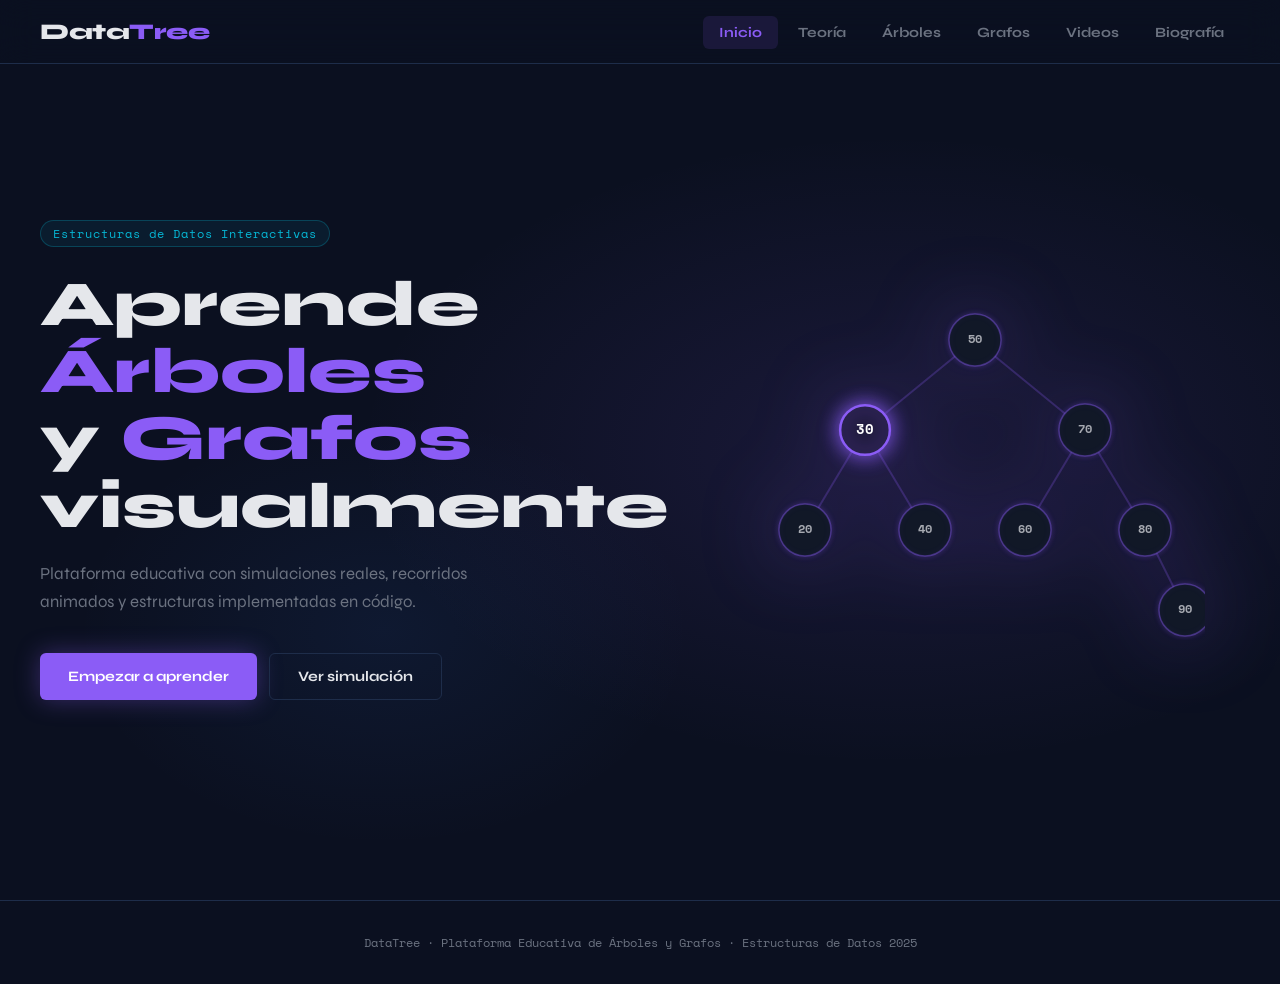
<file: index.html>
<!DOCTYPE html>
<html lang="es">
<head>
  <meta charset="UTF-8" />
  <meta name="viewport" content="width=device-width, initial-scale=1.0" />
  <title>DataTree – Plataforma Educativa</title>
  <link rel="stylesheet" href="style.css" />
  <link rel="preconnect" href="https://fonts.googleapis.com" />
  <link href="https://fonts.googleapis.com/css2?family=Space+Mono:wght@400;700&family=Syne:wght@400;700;800&display=swap" rel="stylesheet" />
</head>
<body>

  <!-- NAV -->
  <nav id="navbar">
    <div class="logo">Data<span>Tree</span></div>
    <ul class="nav-links">
      <li><a href="#inicio" class="nav-btn active" data-section="inicio">Inicio</a></li>
      <li><a href="#teoria" class="nav-btn" data-section="teoria">Teoría</a></li>
      <li><a href="#arboles" class="nav-btn" data-section="arboles">Árboles</a></li>
      <li><a href="#grafos" class="nav-btn" data-section="grafos">Grafos</a></li>
      <li><a href="#videos" class="nav-btn" data-section="videos">Videos</a></li>
      <li><a href="#biografia" class="nav-btn" data-section="biografia">Biografía</a></li>
    </ul>
    <div class="hamburger" id="hamburger">☰</div>
  </nav>

  <!-- HERO -->
  <section id="inicio" class="section active">
    <div class="hero-bg"></div>
    <div class="hero-content">
      <div class="badge">Estructuras de Datos Interactivas</div>
      <h1>Aprende <em>Árboles</em><br>y <em>Grafos</em><br>visualmente</h1>
      <p class="hero-sub">Plataforma educativa con simulaciones reales, recorridos animados y estructuras implementadas en código.</p>
      <div class="hero-btns">
        <button class="btn-primary" onclick="goTo('teoria')">Empezar a aprender</button>
        <button class="btn-ghost" onclick="goTo('arboles')">Ver simulación</button>
      </div>
    </div>
    <div class="hero-visual">
      <canvas id="heroCanvas" width="460" height="360"></canvas>
    </div>
  </section>

  <!-- TEORÍA -->
  <section id="teoria" class="section">
    <div class="section-header">
      <span class="tag">Módulo 01</span>
      <h2>Fundamentos Teóricos</h2>
    </div>

    <div class="tabs">
      <button class="tab active" data-tab="tab-arboles-t">Árboles</button>
      <button class="tab" data-tab="tab-grafos-t">Grafos</button>
      <button class="tab" data-tab="tab-operaciones-t">Operaciones</button>
      <button class="tab" data-tab="tab-recorridos-t">Recorridos</button>
    </div>

    <div id="tab-arboles-t" class="tab-content active">
      <div class="theory-grid">
        <div class="theory-card">
          <div class="theory-icon">🌳</div>
          <h3>¿Qué es un Árbol?</h3>
          <p>Un árbol es una estructura de datos jerárquica compuesta por nodos. Cada árbol tiene un nodo raíz del que se derivan hijos, formando una relación padre-hijo sin ciclos.</p>
          <p><a href="https://es.wikipedia.org/wiki/%C3%81rbol_(inform%C3%A1tica)" target="_blank" rel="noopener">Leer más sobre Árboles</a></p>
          <div class="highlight-box">
            <b>Propiedades clave:</b><br>
            • Un solo nodo raíz<br>
            • Cada nodo tiene un padre (excepto la raíz)<br>
            • Sin ciclos (acíclico)
          </div>
        </div>
        <div class="theory-card">
          <div class="theory-icon">🔍</div>
          <h3>Árbol Binario de Búsqueda (BST)</h3>
          <p>En un BST, para cualquier nodo N: todos los valores del subárbol izquierdo son menores que N, y todos los del derecho son mayores.</p>
          <p><a href="https://es.wikipedia.org/wiki/%C3%81rbol_binario_de_B%C3%BAsqueda" target="_blank" rel="noopener">Leer más sobre Árbol Binario de Búsqueda</a></p>
          <div class="highlight-box">
            <b>Complejidad promedio:</b><br>
            • Búsqueda: O(log n)<br>
            • Inserción: O(log n)<br>
            • Eliminación: O(log n)
          </div>
        </div>
        <div class="theory-card">
          <div class="theory-icon">📐</div>
          <h3>Terminología</h3>
          <p>Conoce los conceptos fundamentales que usarás en toda la plataforma.</p>
          <div class="highlight-box">
            <b>Glosario:</b><br>
            • <b>Raíz:</b> Nodo sin padre<br>
            • <b>Hoja:</b> Nodo sin hijos<br>
            • <b>Altura:</b> Máxima profundidad<br>
            • <b>Profundidad:</b> Distancia a la raíz<br>
            • <b>Subárbol:</b> Árbol dentro del árbol
          </div>
        </div>
      </div>
    </div>

    <div id="tab-grafos-t" class="tab-content">
      <div class="theory-grid">
        <div class="theory-card">
          <div class="theory-icon">🕸️</div>
          <h3>¿Qué es un Grafo?</h3>
          <p>Un grafo G = (V, E) consiste en un conjunto de vértices (V) y un conjunto de aristas (E) que conectan pares de vértices. Modela relaciones entre objetos.</p>
          <p><a href="https://es.wikipedia.org/wiki/Teor%C3%ADa_de_grafos" target="_blank" rel="noopener">Leer más sobre Teoría de Grafos</a></p>
          <div class="highlight-box">
            <b>Tipos:</b><br>
            • Dirigido (dígrafo): aristas con dirección<br>
            • No dirigido: aristas sin dirección<br>
            • Ponderado: aristas con peso
          </div>
        </div>
        <div class="theory-card">
          <div class="theory-icon">🔗</div>
          <h3>Representaciones</h3>
          <p>Los grafos pueden representarse de distintas formas según las necesidades del problema.</p>
          <div class="highlight-box">
            <b>Formas comunes:</b><br>
            • <b>Lista de adyacencia:</b> O(V+E) espacio<br>
            • <b>Matriz de adyacencia:</b> O(V²) espacio<br>
            • <b>Lista de aristas:</b> O(E) espacio
          </div>
        </div>
        <div class="theory-card">
          <div class="theory-icon">🌐</div>
          <h3>Aplicaciones reales</h3>
          <p>Los grafos modelan problemas del mundo real en múltiples dominios.</p>
          <div class="highlight-box">
            <b>Usos:</b><br>
            • Redes sociales (amigos)<br>
            • GPS y rutas (caminos)<br>
            • Internet (páginas web)<br>
            • Dependencias de software
          </div>
        </div>
      </div>
    </div>

    <div id="tab-operaciones-t" class="tab-content">
      <div class="theory-grid">
        <div class="theory-card">
          <div class="theory-icon">➕</div>
          <h3>Inserción</h3>
          <p>En un BST, el nuevo nodo se compara con la raíz y desciende por el árbol siguiendo la propiedad BST hasta encontrar una posición vacía.</p>
          <div class="code-block">
insert(valor):
  si raíz es null → raíz = Nodo(valor)
  si valor &lt; nodo → ir izquierda
  si valor &gt; nodo → ir derecha
  repetir recursivamente</div>
        </div>
        <div class="theory-card">
          <div class="theory-icon">🔎</div>
          <h3>Búsqueda</h3>
          <p>Aprovecha la propiedad BST para descartar mitades del árbol en cada paso, logrando eficiencia O(log n) en árboles balanceados.</p>
          <div class="code-block">
search(valor):
  si nodo es null → false
  si valor == nodo → true
  si valor &lt; nodo → buscar izquierda
  si valor &gt; nodo → buscar derecha</div>
        </div>
        <div class="theory-card">
          <div class="theory-icon">❌</div>
          <h3>Eliminación</h3>
          <p>Tres casos según el nodo a eliminar: sin hijos (hoja), un hijo, o dos hijos (se reemplaza con el sucesor inorden).</p>
          <div class="code-block">
Caso 1: hoja → eliminar directamente
Caso 2: un hijo → enlazar padre con nieto
Caso 3: dos hijos →
  sucesor = mínimo(subárbol derecho)
  reemplazar valor, eliminar sucesor</div>
        </div>
      </div>
    </div>

    <div id="tab-recorridos-t" class="tab-content">
      <div class="theory-grid">
        <div class="theory-card">
          <div class="theory-icon">1️⃣</div>
          <h3>Preorden (NLR)</h3>
          <p>Visita primero la Raíz, luego el subárbol izquierdo, luego el derecho. Útil para copiar o serializar el árbol.</p>
          <p><a href="https://aprenderaprogramar.com/foros/index.php?topic=1367.0" target="_blank" rel="noopener">Ver más sobre recorridos de árboles</a></p>
          <div class="code-block">preorden(nodo):
  visitar(nodo)       // N
  preorden(izquierda) // L
  preorden(derecha)   // R</div>
        </div>
        <div class="theory-card">
          <div class="theory-icon">2️⃣</div>
          <h3>Inorden (LNR)</h3>
          <p>Visita primero izquierda, luego raíz, luego derecha. En un BST produce los valores <b>ordenados ascendentemente</b>.</p>
          <div class="code-block">inorden(nodo):
  inorden(izquierda)  // L
  visitar(nodo)       // N
  inorden(derecha)    // R</div>
        </div>
        <div class="theory-card">
          <div class="theory-icon">3️⃣</div>
          <h3>Postorden (LRN)</h3>
          <p>Visita izquierda, derecha y finalmente la raíz. Útil para eliminar el árbol o evaluar expresiones.</p>
          <div class="code-block">postorden(nodo):
  postorden(izquierda) // L
  postorden(derecha)   // R
  visitar(nodo)        // N</div>
        </div>
        <div class="theory-card">
          <div class="theory-icon">4️⃣</div>
          <h3>Por Niveles (BFS)</h3>
          <p>Recorre el árbol nivel por nivel usando una cola. Garantiza visitar todos los nodos de profundidad N antes de pasar a N+1.</p>
          <div class="code-block">niveles(raíz):
  cola = [raíz]
  mientras cola no vacía:
    nodo = cola.dequeue()
    visitar(nodo)
    encolar hijos</div>
        </div>
      </div>
    </div>
  </section>

  <!-- ÁRBOLES -->
  <section id="arboles" class="section">
    <div class="section-header">
      <span class="tag">Módulo 02</span>
      <h2>Simulación: Árbol Binario de Búsqueda</h2>
    </div>

    <div class="sim-layout">
      <div class="control-panel">
        <h3>Controles</h3>

        <div class="control-group">
          <label>Insertar nodo</label>
          <div class="input-row">
            <input type="number" id="treeInput" placeholder="Valor" min="0" max="999" />
            <button class="btn-action" id="btnInsert">Insertar</button>
          </div>
        </div>

        <div class="control-group">
          <label>Buscar nodo</label>
          <div class="input-row">
            <input type="number" id="treeSearch" placeholder="Valor" />
            <button class="btn-action btn-search" id="btnSearch">Buscar</button>
          </div>
        </div>

        <div class="control-group">
          <label>Eliminar nodo</label>
          <div class="input-row">
            <input type="number" id="treeDelete" placeholder="Valor" />
            <button class="btn-action btn-delete" id="btnDelete">Eliminar</button>
          </div>
        </div>

        <div class="control-group">
          <label>Recorridos</label>
          <div class="traversal-btns">
            <button class="btn-trav" data-trav="preorden">Preorden</button>
            <button class="btn-trav" data-trav="inorden">Inorden</button>
            <button class="btn-trav" data-trav="postorden">Postorden</button>
            <button class="btn-trav" data-trav="niveles">Por niveles</button>
          </div>
        </div>

        <div class="control-group">
          <label>Árbol de ejemplo</label>
          <button class="btn-ghost full" id="btnSample">Cargar ejemplo</button>
          <button class="btn-ghost full" id="btnClear" style="margin-top:8px">Limpiar árbol</button>
        </div>

        <div id="treeLog" class="log-box">
          <p class="log-placeholder">Las operaciones aparecerán aquí…</p>
        </div>
      </div>

      <div class="canvas-wrap">
        <canvas id="treeCanvas"></canvas>
        <div id="treeInfo" class="tree-info"></div>
      </div>
    </div>
  </section>

  <!-- GRAFOS -->
  <section id="grafos" class="section">
    <div class="section-header">
      <span class="tag">Módulo 03</span>
      <h2>Simulación: Grafos y Recorridos</h2>
    </div>

    <div class="sim-layout">
      <div class="control-panel">
        <h3>Controles</h3>

        <div class="control-group">
          <label>Agregar nodo</label>
          <div class="input-row">
            <input type="text" id="graphNodeInput" placeholder="Nombre (A, B…)" maxlength="3" />
            <button class="btn-action" id="btnAddNode">Agregar</button>
          </div>
        </div>

        <div class="control-group">
          <label>Agregar arista</label>
          <div class="input-row">
            <input type="text" id="graphEdgeFrom" placeholder="Desde" maxlength="3" style="width:70px" />
            <span style="color:var(--accent)">→</span>
            <input type="text" id="graphEdgeTo" placeholder="Hasta" maxlength="3" style="width:70px" />
            <button class="btn-action" id="btnAddEdge">+</button>
          </div>
        </div>

        <div class="control-group">
          <label>Eliminar nodo</label>
          <div class="input-row">
            <input type="text" id="graphDelNode" placeholder="Nombre" maxlength="3" />
            <button class="btn-action btn-delete" id="btnDelNode">Eliminar</button>
          </div>
        </div>

        <div class="control-group">
          <label>Recorridos desde nodo</label>
          <div class="input-row">
            <input type="text" id="graphStart" placeholder="Inicio" maxlength="3" style="width:80px" />
          </div>
          <div class="traversal-btns" style="margin-top:8px">
            <button class="btn-trav" id="btnBFS">BFS</button>
            <button class="btn-trav" id="btnDFS">DFS</button>
          </div>
        </div>

        <div class="control-group">
          <label>Ejemplos</label>
          <button class="btn-ghost full" id="btnGraphSample">Cargar ejemplo</button>
          <button class="btn-ghost full" id="btnGraphClear" style="margin-top:8px">Limpiar grafo</button>
        </div>

        <div class="control-group" style="font-size:0.75rem;color:var(--muted)">
          💡 Puedes arrastrar los nodos en el canvas
        </div>

        <div id="graphLog" class="log-box">
          <p class="log-placeholder">Las operaciones aparecerán aquí…</p>
        </div>
      </div>

      <div class="canvas-wrap">
        <canvas id="graphCanvas"></canvas>
        <div id="graphInfo" class="tree-info"></div>
      </div>
    </div>
  </section>

  <!-- VIDEOS -->
  <section id="videos" class="section">
    <div class="section-header">
      <span class="tag">Módulo 04</span>
      <h2>Videos Explicativos</h2>
    </div>
    <p class="videos-intro">Refuerza lo aprendido con estos videos que explican visualmente los conceptos de árboles, grafos y sus recorridos.</p>

    <div class="videos-grid">

      <!-- ── MIS VIDEOS (destacados primero) ── -->
      <div class="video-card video-card--featured">
        <div class="video-badge video-badge--own">⭐ Mi video · Estructuras de Datos</div>
        <div class="video-wrapper">
          <iframe
            src="https://www.youtube.com/embed/7s1XLd-yppk"
            title="Mi video sobre Estructuras de Datos 1"
            frameborder="0"
            allow="accelerometer; autoplay; clipboard-write; encrypted-media; gyroscope; picture-in-picture"
            allowfullscreen>
          </iframe>
        </div>
        <div class="video-info">
          <h3>Estructuras de Datos – Video propio</h3>
          <p>Video de elaboración propia explicando los conceptos fundamentales de estructuras de datos en el contexto de la plataforma DataTree.</p>
          <div class="video-tags">
            <span class="vtag vtag--own">Propio</span>
            <span class="vtag">Estructuras</span>
          </div>
        </div>
      </div>

      <div class="video-card video-card--featured">
        <div class="video-badge video-badge--own">⭐ Mi video · Estructuras de Datos</div>
        <div class="video-wrapper">
          <iframe
            src="https://www.youtube.com/embed/Esrugr_jbug"
            title="Mi video sobre Estructuras de Datos 2"
            frameborder="0"
            allow="accelerometer; autoplay; clipboard-write; encrypted-media; gyroscope; picture-in-picture"
            allowfullscreen>
          </iframe>
        </div>
        <div class="video-info">
          <h3>Estructuras de Datos – Video propio</h3>
          <p>Segundo video de elaboración propia profundizando en estructuras de datos, árboles y grafos con ejemplos prácticos.</p>
          <div class="video-tags">
            <span class="vtag vtag--own">Propio</span>
            <span class="vtag">Árboles</span>
            <span class="vtag">Grafos</span>
          </div>
        </div>
      </div>

      <!-- ── VIDEOS DE REFERENCIA ── -->
      <div class="video-card">
        <div class="video-badge">🌳 Árboles Binarios</div>
        <div class="video-wrapper">
          <iframe
            src="https://www.youtube.com/embed/tBaOQeyXYqg"
            title="Árboles Binarios de Búsqueda"
            frameborder="0"
            allow="accelerometer; autoplay; clipboard-write; encrypted-media; gyroscope; picture-in-picture"
            allowfullscreen>
          </iframe>
        </div>
        <div class="video-info">
          <h3>Árbol Binario de Búsqueda (BST)</h3>
          <p>Aprende qué es un BST, cómo funciona la inserción y búsqueda, y por qué es tan eficiente con O(log n).</p>
          <div class="video-tags">
            <span class="vtag">Inserción</span>
            <span class="vtag">Búsqueda</span>
            <span class="vtag">O(log n)</span>
          </div>
        </div>
      </div>

      <div class="video-card">
        <div class="video-badge">🔁 Recorridos</div>
        <div class="video-wrapper">
          <iframe
            src="https://www.youtube.com/embed/vnNFiNVy9KM"
            title="Recorridos en Árboles"
            frameborder="0"
            allow="accelerometer; autoplay; clipboard-write; encrypted-media; gyroscope; picture-in-picture"
            allowfullscreen>
          </iframe>
        </div>
        <div class="video-info">
          <h3>Recorridos: Preorden, Inorden y Postorden</h3>
          <p>Descubre las diferencias entre los recorridos DFS en árboles y cuándo usar cada uno según el problema.</p>
          <div class="video-tags">
            <span class="vtag">Preorden</span>
            <span class="vtag">Inorden</span>
            <span class="vtag">Postorden</span>
          </div>
        </div>
      </div>

      <div class="video-card">
        <div class="video-badge">🕸️ Grafos</div>
        <div class="video-wrapper">
          <iframe
            src="https://www.youtube.com/embed/F5Xjpg0-NhM"
            title="BFS y DFS en Grafos"
            frameborder="0"
            allow="accelerometer; autoplay; clipboard-write; encrypted-media; gyroscope; picture-in-picture"
            allowfullscreen>
          </iframe>
        </div>
        <div class="video-info">
          <h3>BFS y DFS en Grafos</h3>
          <p>Entiende cómo funcionan la búsqueda en anchura (BFS) y la búsqueda en profundidad (DFS) aplicadas a grafos.</p>
          <div class="video-tags">
            <span class="vtag">BFS</span>
            <span class="vtag">DFS</span>
            <span class="vtag">Grafos</span>
          </div>
        </div>
      </div>

    </div>
  </section>

  <section id="biografia" class="section">
    <div class="section-header">
      <span class="tag">Acerca de mí</span>
      <h2>Biografía</h2>
    </div>
    <div class="bio-grid">
      <div class="bio-card bio-image">
        <img src="images/biografia.jpeg" alt="Biografía de Kevin Santiago Rodríguez Rayo" />
      </div>
      <div class="bio-card bio-text">
        <p>Mi nombre es <strong>Kevin Santiago Rodríguez Rayo</strong>. Nací el <strong>18 de febrero de 2007 en Bogotá</strong>. Actualmente soy estudiante de Ingeniería de Sistemas y curso tercer semestre, una etapa en la que he fortalecido mi interés por la tecnología, la lógica y el desarrollo de software.</p>
        <p>Desde joven he sentido una gran pasión por la programación y por todo lo relacionado con el mundo tecnológico. Me interesa aprender constantemente sobre computación, desarrollo de aplicaciones, algoritmos y nuevas herramientas digitales. Disfruto enfrentar retos que me permitan mejorar mis habilidades y ampliar mis conocimientos dentro del área de sistemas.</p>
        <p>Me considero una persona curiosa, dedicada y con deseos de crecer tanto personal como profesionalmente. Mi objetivo es seguir preparándome para convertirme en un ingeniero capaz de crear soluciones útiles e innovadoras a través de la tecnología.</p>
      </div>
    </div>
  </section>

  <footer>
    <p>DataTree · Plataforma Educativa de Árboles y Grafos · Estructuras de Datos 2025</p>
  </footer>

  <script src="script.js"></script>
</body>
</html>
</file>
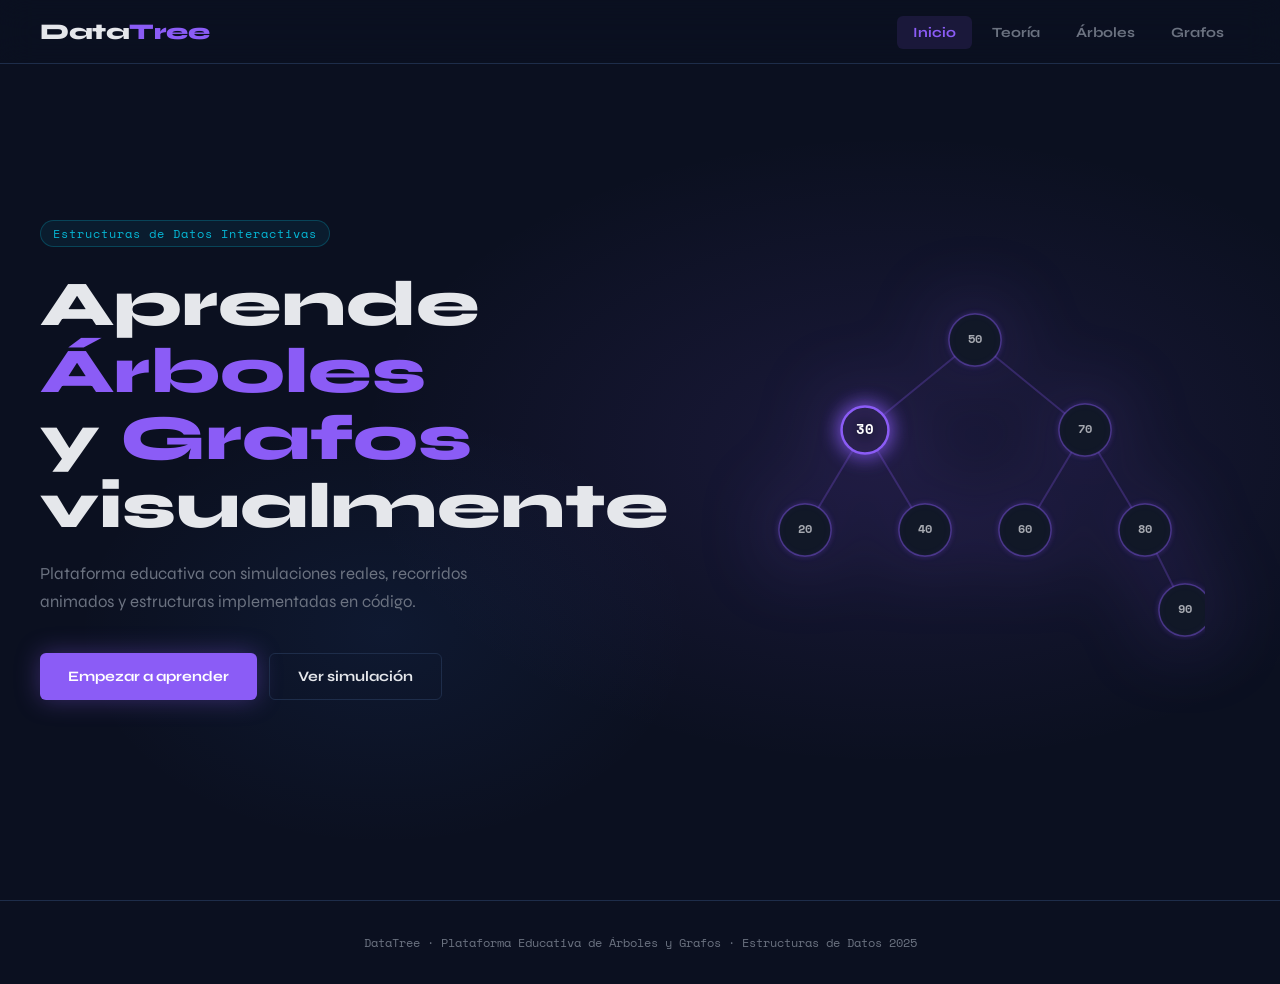
<file: pagina.html>
<!DOCTYPE html>
<html lang="es">
<head>
  <meta charset="UTF-8" />
  <meta name="viewport" content="width=device-width, initial-scale=1.0" />
  <title>DataTree – Plataforma Educativa</title>
  <link rel="stylesheet" href="style.css" />
  <link rel="preconnect" href="https://fonts.googleapis.com" />
  <link href="https://fonts.googleapis.com/css2?family=Space+Mono:wght@400;700&family=Syne:wght@400;700;800&display=swap" rel="stylesheet" />
</head>
<body>

  <!-- NAV -->
  <nav id="navbar">
    <div class="logo">Data<span>Tree</span></div>
    <ul class="nav-links">
      <li><a href="#inicio" class="nav-btn active" data-section="inicio">Inicio</a></li>
      <li><a href="#teoria" class="nav-btn" data-section="teoria">Teoría</a></li>
      <li><a href="#arboles" class="nav-btn" data-section="arboles">Árboles</a></li>
      <li><a href="#grafos" class="nav-btn" data-section="grafos">Grafos</a></li>
    </ul>
    <div class="hamburger" id="hamburger">☰</div>
  </nav>

  <!-- HERO -->
  <section id="inicio" class="section active">
    <div class="hero-bg"></div>
    <div class="hero-content">
      <div class="badge">Estructuras de Datos Interactivas</div>
      <h1>Aprende <em>Árboles</em><br>y <em>Grafos</em><br>visualmente</h1>
      <p class="hero-sub">Plataforma educativa con simulaciones reales, recorridos animados y estructuras implementadas en código.</p>
      <div class="hero-btns">
        <button class="btn-primary" onclick="goTo('teoria')">Empezar a aprender</button>
        <button class="btn-ghost" onclick="goTo('arboles')">Ver simulación</button>
      </div>
    </div>
    <div class="hero-visual">
      <canvas id="heroCanvas" width="460" height="360"></canvas>
    </div>
  </section>

  <!-- TEORÍA -->
  <section id="teoria" class="section">
    <div class="section-header">
      <span class="tag">Módulo 01</span>
      <h2>Fundamentos Teóricos</h2>
    </div>

    <div class="tabs">
      <button class="tab active" data-tab="tab-arboles-t">Árboles</button>
      <button class="tab" data-tab="tab-grafos-t">Grafos</button>
      <button class="tab" data-tab="tab-operaciones-t">Operaciones</button>
      <button class="tab" data-tab="tab-recorridos-t">Recorridos</button>
    </div>

    <div id="tab-arboles-t" class="tab-content active">
      <div class="theory-grid">
        <div class="theory-card">
          <div class="theory-icon">🌳</div>
          <h3>¿Qué es un Árbol?</h3>
          <p>Un árbol es una estructura de datos jerárquica compuesta por nodos. Cada árbol tiene un nodo raíz del que se derivan hijos, formando una relación padre-hijo sin ciclos.</p>
          <div class="highlight-box">
            <b>Propiedades clave:</b><br>
            • Un solo nodo raíz<br>
            • Cada nodo tiene un padre (excepto la raíz)<br>
            • Sin ciclos (acíclico)
          </div>
        </div>
        <div class="theory-card">
          <div class="theory-icon">🔍</div>
          <h3>Árbol Binario de Búsqueda (BST)</h3>
          <p>En un BST, para cualquier nodo N: todos los valores del subárbol izquierdo son menores que N, y todos los del derecho son mayores.</p>
          <div class="highlight-box">
            <b>Complejidad promedio:</b><br>
            • Búsqueda: O(log n)<br>
            • Inserción: O(log n)<br>
            • Eliminación: O(log n)
          </div>
        </div>
        <div class="theory-card">
          <div class="theory-icon">📐</div>
          <h3>Terminología</h3>
          <p>Conoce los conceptos fundamentales que usarás en toda la plataforma.</p>
          <div class="highlight-box">
            <b>Glosario:</b><br>
            • <b>Raíz:</b> Nodo sin padre<br>
            • <b>Hoja:</b> Nodo sin hijos<br>
            • <b>Altura:</b> Máxima profundidad<br>
            • <b>Profundidad:</b> Distancia a la raíz<br>
            • <b>Subárbol:</b> Árbol dentro del árbol
          </div>
        </div>
      </div>
    </div>

    <div id="tab-grafos-t" class="tab-content">
      <div class="theory-grid">
        <div class="theory-card">
          <div class="theory-icon">🕸️</div>
          <h3>¿Qué es un Grafo?</h3>
          <p>Un grafo G = (V, E) consiste en un conjunto de vértices (V) y un conjunto de aristas (E) que conectan pares de vértices. Modela relaciones entre objetos.</p>
          <div class="highlight-box">
            <b>Tipos:</b><br>
            • Dirigido (dígrafo): aristas con dirección<br>
            • No dirigido: aristas sin dirección<br>
            • Ponderado: aristas con peso
          </div>
        </div>
        <div class="theory-card">
          <div class="theory-icon">🔗</div>
          <h3>Representaciones</h3>
          <p>Los grafos pueden representarse de distintas formas según las necesidades del problema.</p>
          <div class="highlight-box">
            <b>Formas comunes:</b><br>
            • <b>Lista de adyacencia:</b> O(V+E) espacio<br>
            • <b>Matriz de adyacencia:</b> O(V²) espacio<br>
            • <b>Lista de aristas:</b> O(E) espacio
          </div>
        </div>
        <div class="theory-card">
          <div class="theory-icon">🌐</div>
          <h3>Aplicaciones reales</h3>
          <p>Los grafos modelan problemas del mundo real en múltiples dominios.</p>
          <div class="highlight-box">
            <b>Usos:</b><br>
            • Redes sociales (amigos)<br>
            • GPS y rutas (caminos)<br>
            • Internet (páginas web)<br>
            • Dependencias de software
          </div>
        </div>
      </div>
    </div>

    <div id="tab-operaciones-t" class="tab-content">
      <div class="theory-grid">
        <div class="theory-card">
          <div class="theory-icon">➕</div>
          <h3>Inserción</h3>
          <p>En un BST, el nuevo nodo se compara con la raíz y desciende por el árbol siguiendo la propiedad BST hasta encontrar una posición vacía.</p>
          <div class="code-block">
insert(valor):
  si raíz es null → raíz = Nodo(valor)
  si valor &lt; nodo → ir izquierda
  si valor &gt; nodo → ir derecha
  repetir recursivamente</div>
        </div>
        <div class="theory-card">
          <div class="theory-icon">🔎</div>
          <h3>Búsqueda</h3>
          <p>Aprovecha la propiedad BST para descartar mitades del árbol en cada paso, logrando eficiencia O(log n) en árboles balanceados.</p>
          <div class="code-block">
search(valor):
  si nodo es null → false
  si valor == nodo → true
  si valor &lt; nodo → buscar izquierda
  si valor &gt; nodo → buscar derecha</div>
        </div>
        <div class="theory-card">
          <div class="theory-icon">❌</div>
          <h3>Eliminación</h3>
          <p>Tres casos según el nodo a eliminar: sin hijos (hoja), un hijo, o dos hijos (se reemplaza con el sucesor inorden).</p>
          <div class="code-block">
Caso 1: hoja → eliminar directamente
Caso 2: un hijo → enlazar padre con nieto
Caso 3: dos hijos →
  sucesor = mínimo(subárbol derecho)
  reemplazar valor, eliminar sucesor</div>
        </div>
      </div>
    </div>

    <div id="tab-recorridos-t" class="tab-content">
      <div class="theory-grid">
        <div class="theory-card">
          <div class="theory-icon">1️⃣</div>
          <h3>Preorden (NLR)</h3>
          <p>Visita primero la Raíz, luego el subárbol izquierdo, luego el derecho. Útil para copiar o serializar el árbol.</p>
          <div class="code-block">preorden(nodo):
  visitar(nodo)       // N
  preorden(izquierda) // L
  preorden(derecha)   // R</div>
        </div>
        <div class="theory-card">
          <div class="theory-icon">2️⃣</div>
          <h3>Inorden (LNR)</h3>
          <p>Visita primero izquierda, luego raíz, luego derecha. En un BST produce los valores <b>ordenados ascendentemente</b>.</p>
          <div class="code-block">inorden(nodo):
  inorden(izquierda)  // L
  visitar(nodo)       // N
  inorden(derecha)    // R</div>
        </div>
        <div class="theory-card">
          <div class="theory-icon">3️⃣</div>
          <h3>Postorden (LRN)</h3>
          <p>Visita izquierda, derecha y finalmente la raíz. Útil para eliminar el árbol o evaluar expresiones.</p>
          <div class="code-block">postorden(nodo):
  postorden(izquierda) // L
  postorden(derecha)   // R
  visitar(nodo)        // N</div>
        </div>
        <div class="theory-card">
          <div class="theory-icon">4️⃣</div>
          <h3>Por Niveles (BFS)</h3>
          <p>Recorre el árbol nivel por nivel usando una cola. Garantiza visitar todos los nodos de profundidad N antes de pasar a N+1.</p>
          <div class="code-block">niveles(raíz):
  cola = [raíz]
  mientras cola no vacía:
    nodo = cola.dequeue()
    visitar(nodo)
    encolar hijos</div>
        </div>
      </div>
    </div>
  </section>

  <!-- ÁRBOLES -->
  <section id="arboles" class="section">
    <div class="section-header">
      <span class="tag">Módulo 02</span>
      <h2>Simulación: Árbol Binario de Búsqueda</h2>
    </div>

    <div class="sim-layout">
      <!-- Panel de control -->
      <div class="control-panel">
        <h3>Controles</h3>

        <div class="control-group">
          <label>Insertar nodo</label>
          <div class="input-row">
            <input type="number" id="treeInput" placeholder="Valor" min="0" max="999" />
            <button class="btn-action" id="btnInsert">Insertar</button>
          </div>
        </div>

        <div class="control-group">
          <label>Buscar nodo</label>
          <div class="input-row">
            <input type="number" id="treeSearch" placeholder="Valor" />
            <button class="btn-action btn-search" id="btnSearch">Buscar</button>
          </div>
        </div>

        <div class="control-group">
          <label>Eliminar nodo</label>
          <div class="input-row">
            <input type="number" id="treeDelete" placeholder="Valor" />
            <button class="btn-action btn-delete" id="btnDelete">Eliminar</button>
          </div>
        </div>

        <div class="control-group">
          <label>Recorridos</label>
          <div class="traversal-btns">
            <button class="btn-trav" data-trav="preorden">Preorden</button>
            <button class="btn-trav" data-trav="inorden">Inorden</button>
            <button class="btn-trav" data-trav="postorden">Postorden</button>
            <button class="btn-trav" data-trav="niveles">Por niveles</button>
          </div>
        </div>

        <div class="control-group">
          <label>Árbol de ejemplo</label>
          <button class="btn-ghost full" id="btnSample">Cargar ejemplo</button>
          <button class="btn-ghost full" id="btnClear" style="margin-top:8px">Limpiar árbol</button>
        </div>

        <div id="treeLog" class="log-box">
          <p class="log-placeholder">Las operaciones aparecerán aquí…</p>
        </div>
      </div>

      <!-- Canvas del árbol -->
      <div class="canvas-wrap">
        <canvas id="treeCanvas"></canvas>
        <div id="treeInfo" class="tree-info"></div>
      </div>
    </div>
  </section>

  <!-- GRAFOS -->
  <section id="grafos" class="section">
    <div class="section-header">
      <span class="tag">Módulo 03</span>
      <h2>Simulación: Grafos y Recorridos</h2>
    </div>

    <div class="sim-layout">
      <!-- Panel de control grafos -->
      <div class="control-panel">
        <h3>Controles</h3>

        <div class="control-group">
          <label>Agregar nodo</label>
          <div class="input-row">
            <input type="text" id="graphNodeInput" placeholder="Nombre (A, B…)" maxlength="3" />
            <button class="btn-action" id="btnAddNode">Agregar</button>
          </div>
        </div>

        <div class="control-group">
          <label>Agregar arista</label>
          <div class="input-row">
            <input type="text" id="graphEdgeFrom" placeholder="Desde" maxlength="3" style="width:70px" />
            <span style="color:var(--accent)">→</span>
            <input type="text" id="graphEdgeTo" placeholder="Hasta" maxlength="3" style="width:70px" />
            <button class="btn-action" id="btnAddEdge">+</button>
          </div>
        </div>

        <div class="control-group">
          <label>Eliminar nodo</label>
          <div class="input-row">
            <input type="text" id="graphDelNode" placeholder="Nombre" maxlength="3" />
            <button class="btn-action btn-delete" id="btnDelNode">Eliminar</button>
          </div>
        </div>

        <div class="control-group">
          <label>Recorridos desde nodo</label>
          <div class="input-row">
            <input type="text" id="graphStart" placeholder="Inicio" maxlength="3" style="width:80px" />
          </div>
          <div class="traversal-btns" style="margin-top:8px">
            <button class="btn-trav" id="btnBFS">BFS</button>
            <button class="btn-trav" id="btnDFS">DFS</button>
          </div>
        </div>

        <div class="control-group">
          <label>Ejemplos</label>
          <button class="btn-ghost full" id="btnGraphSample">Cargar ejemplo</button>
          <button class="btn-ghost full" id="btnGraphClear" style="margin-top:8px">Limpiar grafo</button>
        </div>

        <div class="control-group" style="font-size:0.75rem;color:var(--muted)">
          💡 Puedes arrastrar los nodos en el canvas
        </div>

        <div id="graphLog" class="log-box">
          <p class="log-placeholder">Las operaciones aparecerán aquí…</p>
        </div>
      </div>

      <!-- Canvas del grafo -->
      <div class="canvas-wrap">
        <canvas id="graphCanvas"></canvas>
        <div id="graphInfo" class="tree-info"></div>
      </div>
    </div>
  </section>

  <footer>
    <p>DataTree · Plataforma Educativa de Árboles y Grafos · Estructuras de Datos 2025</p>
  </footer>

  <script src="script.js"></script>
</body>
</html>
</file>
<file: style.css>
/* =============================================
   DataTree – style.css
   ============================================= */

:root {
  --bg: #0B1020;
  --surface: #111827;
  --surface2: #1a2235;
  --border: #1e2d4a;
  --accent: #8B5CF6;
  --accent2: #3B82F6;
  --accent3: #06B6D4;
  --text: #E5E7EB;
  --muted: #6B7280;
  --node-fill: #111827;
  --node-stroke: #8B5CF6;
  --node-highlight: #3B82F6;
  --node-found: #06B6D4;
  --node-visited: #8B5CF6;
  --font-display: 'Syne', sans-serif;
  --font-mono: 'Space Mono', monospace;
  --radius: 12px;
  --radius-sm: 6px;
}


*, *::before, *::after { box-sizing: border-box; margin: 0; padding: 0; }

html { scroll-behavior: smooth; }

body {
  background: var(--bg);
  color: var(--text);
  font-family: var(--font-display);
  overflow-x: hidden;
  min-height: 100vh;
}

/* ── NAVBAR ── */
#navbar {
  position: fixed;
  top: 0; left: 0; right: 0;
  z-index: 100;
  display: flex;
  align-items: center;
  justify-content: space-between;
  padding: 0 40px;
  height: 64px;
  background: rgba(11,16,32,0.88);
  backdrop-filter: blur(16px);
  border-bottom: 1px solid var(--border);
}

.logo {
  font-size: 1.4rem;
  font-weight: 800;
  letter-spacing: -0.5px;
}
.logo span { color: var(--accent); }

.nav-links {
  list-style: none;
  display: flex;
  gap: 4px;
}

.nav-btn {
  text-decoration: none;
  color: var(--muted);
  font-size: 0.88rem;
  font-weight: 700;
  padding: 8px 16px;
  border-radius: var(--radius-sm);
  transition: all 0.2s;
  border: none;
  background: none;
  cursor: pointer;
  font-family: var(--font-display);
}
.nav-btn:hover { color: var(--text); background: var(--surface2); }
.nav-btn.active { color: var(--accent); background: rgba(139,92,246,0.12); }

.hamburger {
  display: none;
  cursor: pointer;
  font-size: 1.4rem;
  color: var(--text);
}

/* ── SECTIONS ── */
.section {
  display: none;
  min-height: 100vh;
  padding: 100px 40px 60px;
  max-width: 1280px;
  margin: 0 auto;
}
.section.active { display: block; }

.section-header {
  margin-bottom: 40px;
}
.section-header h2 {
  font-size: clamp(1.8rem, 3vw, 2.8rem);
  font-weight: 800;
  line-height: 1.1;
  margin-top: 10px;
}

.tag {
  font-family: var(--font-mono);
  font-size: 0.72rem;
  color: var(--accent);
  background: rgba(139,92,246,0.12);
  padding: 4px 10px;
  border-radius: 20px;
  border: 1px solid rgba(139,92,246,0.3);
  text-transform: uppercase;
  letter-spacing: 1px;
}

/* ── HERO ── */
#inicio {
  display: none;
  position: relative;
  min-height: 100vh;
  padding-top: 80px;
  align-items: center;
  flex-direction: row;
  gap: 40px;
  flex-wrap: wrap;
}
#inicio.active { display: flex; }

.hero-bg {
  position: absolute;
  inset: 0;
  background:
    radial-gradient(ellipse 60% 50% at 70% 50%, rgba(139,92,246,0.12) 0%, transparent 70%),
    radial-gradient(ellipse 40% 40% at 30% 70%, rgba(59,130,246,0.08) 0%, transparent 60%);
  pointer-events: none;
}

.hero-content {
  flex: 1 1 400px;
  position: relative;
  z-index: 1;
}

.badge {
  font-family: var(--font-mono);
  font-size: 0.72rem;
  color: var(--accent3);
  background: rgba(6,182,212,0.08);
  border: 1px solid rgba(6,182,212,0.25);
  padding: 4px 12px;
  border-radius: 20px;
  display: inline-block;
  margin-bottom: 24px;
  letter-spacing: 1px;
}

.hero-content h1 {
  font-size: clamp(2.4rem, 5vw, 4rem);
  font-weight: 800;
  line-height: 1.05;
  margin-bottom: 20px;
}
.hero-content h1 em {
  font-style: normal;
  color: var(--accent);
}

.hero-sub {
  color: var(--muted);
  font-size: 1.05rem;
  max-width: 480px;
  line-height: 1.7;
  margin-bottom: 36px;
}

.hero-btns { display: flex; gap: 12px; flex-wrap: wrap; }

.btn-primary {
  background: var(--accent);
  color: #fff;
  border: none;
  padding: 14px 28px;
  border-radius: var(--radius-sm);
  font-family: var(--font-display);
  font-weight: 700;
  font-size: 0.9rem;
  cursor: pointer;
  transition: transform 0.15s, box-shadow 0.15s;
  box-shadow: 0 0 24px rgba(139,92,246,0.35);
}
.btn-primary:hover { transform: translateY(-2px); box-shadow: 0 0 36px rgba(139,92,246,0.55); }

.btn-ghost {
  background: transparent;
  color: var(--text);
  border: 1px solid var(--border);
  padding: 14px 28px;
  border-radius: var(--radius-sm);
  font-family: var(--font-display);
  font-weight: 700;
  font-size: 0.9rem;
  cursor: pointer;
  transition: all 0.15s;
}
.btn-ghost:hover { border-color: var(--accent); color: var(--accent); }
.btn-ghost.full { width: 100%; text-align: center; padding: 10px; font-size: 0.82rem; }

.hero-visual {
  flex: 1 1 360px;
  display: flex;
  justify-content: center;
  align-items: center;
  position: relative;
  z-index: 1;
}
#heroCanvas {
  max-width: 100%;
  filter: drop-shadow(0 0 40px rgba(139,92,246,0.3));
}

/* ── TABS ── */
.tabs {
  display: flex;
  gap: 4px;
  margin-bottom: 32px;
  flex-wrap: wrap;
  border-bottom: 1px solid var(--border);
  padding-bottom: 12px;
}

.tab {
  background: none;
  border: 1px solid transparent;
  color: var(--muted);
  font-family: var(--font-display);
  font-weight: 700;
  font-size: 0.85rem;
  padding: 8px 20px;
  border-radius: var(--radius-sm);
  cursor: pointer;
  transition: all 0.2s;
}
.tab:hover { color: var(--text); background: var(--surface2); }
.tab.active {
  color: var(--accent);
  background: rgba(139,92,246,0.1);
  border-color: rgba(139,92,246,0.3);
}

.tab-content { display: none; }
.tab-content.active { display: block; }

/* ── THEORY CARDS ── */
.theory-grid {
  display: grid;
  grid-template-columns: repeat(auto-fill, minmax(280px, 1fr));
  gap: 20px;
}

.theory-card {
  background: var(--surface);
  border: 1px solid var(--border);
  border-radius: var(--radius);
  padding: 28px;
  transition: border-color 0.2s, transform 0.2s;
}
.theory-card:hover {
  border-color: var(--accent);
  transform: translateY(-3px);
}

.theory-icon {
  font-size: 2rem;
  margin-bottom: 14px;
}

.theory-card h3 {
  font-size: 1.05rem;
  font-weight: 700;
  margin-bottom: 10px;
  color: var(--text);
}

.theory-card p {
  color: var(--muted);
  font-size: 0.88rem;
  line-height: 1.7;
  margin-bottom: 16px;
}

.theory-card a {
  color: var(--accent3);
}
.theory-card a:hover {
  color: var(--accent);
}

.highlight-box {
  background: var(--surface2);
  border-left: 3px solid var(--accent);
  padding: 12px 14px;
  border-radius: 0 var(--radius-sm) var(--radius-sm) 0;
  font-size: 0.8rem;
  line-height: 1.8;
  color: var(--text);
}

.code-block {
  background: #080d1a;
  border: 1px solid var(--border);
  border-radius: var(--radius-sm);
  padding: 14px;
  font-family: var(--font-mono);
  font-size: 0.75rem;
  line-height: 1.8;
  color: var(--accent3);
  white-space: pre-wrap;
  margin-top: 12px;
}

/* ── SIMULATION LAYOUT ── */
.sim-layout {
  display: flex;
  gap: 24px;
  align-items: flex-start;
  flex-wrap: wrap;
}

.control-panel {
  flex: 0 0 260px;
  background: var(--surface);
  border: 1px solid var(--border);
  border-radius: var(--radius);
  padding: 24px;
  display: flex;
  flex-direction: column;
  gap: 20px;
}

.control-panel h3 {
  font-size: 1rem;
  font-weight: 700;
  color: var(--accent);
  border-bottom: 1px solid var(--border);
  padding-bottom: 12px;
}

.control-group {
  display: flex;
  flex-direction: column;
  gap: 8px;
}

.control-group label {
  font-size: 0.75rem;
  font-weight: 700;
  color: var(--muted);
  text-transform: uppercase;
  letter-spacing: 0.8px;
}

.input-row {
  display: flex;
  gap: 6px;
  align-items: center;
}

input[type="number"], input[type="text"] {
  flex: 1;
  background: var(--surface2);
  border: 1px solid var(--border);
  color: var(--text);
  font-family: var(--font-mono);
  font-size: 0.85rem;
  padding: 8px 10px;
  border-radius: var(--radius-sm);
  outline: none;
  transition: border-color 0.2s;
}
input:focus { border-color: var(--accent); }
input::placeholder { color: var(--muted); }

.btn-action {
  background: var(--accent);
  color: #fff;
  border: none;
  padding: 8px 14px;
  border-radius: var(--radius-sm);
  font-family: var(--font-display);
  font-weight: 700;
  font-size: 0.8rem;
  cursor: pointer;
  transition: opacity 0.15s, transform 0.1s;
  white-space: nowrap;
}
.btn-action:hover { opacity: 0.85; transform: scale(0.97); }
.btn-action.btn-search { background: var(--accent3); color: #0B1020; }
.btn-action.btn-delete { background: var(--accent2); }

.traversal-btns {
  display: grid;
  grid-template-columns: 1fr 1fr;
  gap: 6px;
}

.btn-trav {
  background: var(--surface2);
  border: 1px solid var(--border);
  color: var(--text);
  font-family: var(--font-display);
  font-weight: 700;
  font-size: 0.75rem;
  padding: 8px;
  border-radius: var(--radius-sm);
  cursor: pointer;
  transition: all 0.15s;
}
.btn-trav:hover { border-color: var(--accent); color: var(--accent); }

.log-box {
  background: #070c19;
  border: 1px solid var(--border);
  border-radius: var(--radius-sm);
  padding: 12px;
  min-height: 100px;
  max-height: 200px;
  overflow-y: auto;
  font-family: var(--font-mono);
  font-size: 0.72rem;
  line-height: 1.7;
}

.log-placeholder { color: var(--muted); }

.log-entry {
  color: var(--accent3);
  padding: 1px 0;
  border-bottom: 1px solid #1a2235;
}
.log-entry.error { color: var(--accent2); }
.log-entry.found { color: var(--accent3); }
.log-entry.warn  { color: var(--accent); }

/* ── CANVAS WRAP ── */
.canvas-wrap {
  flex: 1 1 480px;
  background: var(--surface);
  border: 1px solid var(--border);
  border-radius: var(--radius);
  overflow: hidden;
  position: relative;
  min-height: 520px;
  display: flex;
  flex-direction: column;
}

#treeCanvas, #graphCanvas {
  width: 100%;
  flex: 1;
  display: block;
}

/* ── BIOGRAFÍA ── */
.bio-grid {
  display: grid;
  grid-template-columns: 320px 1fr;
  gap: 28px;
  align-items: center;
}

.bio-card {
  background: var(--surface);
  border: 1px solid var(--border);
  border-radius: var(--radius);
  padding: 24px;
}

.bio-image img {
  width: 100%;
  height: auto;
  object-fit: cover;
  border-radius: var(--radius);
  display: block;
}

.bio-text p {
  color: var(--muted);
  font-size: 0.95rem;
  line-height: 1.85;
  margin-bottom: 18px;
}

.bio-text p strong {
  color: var(--text);
}

.tree-info {
  background: var(--surface2);
  border-top: 1px solid var(--border);
  padding: 12px 20px;
  font-family: var(--font-mono);
  font-size: 0.75rem;
  color: var(--muted);
  min-height: 40px;
  transition: color 0.3s;
}

/* ── FOOTER ── */
footer {
  text-align: center;
  padding: 32px;
  color: var(--muted);
  font-size: 0.78rem;
  border-top: 1px solid var(--border);
  font-family: var(--font-mono);
}

/* ── SCROLLBAR ── */
::-webkit-scrollbar { width: 6px; }
::-webkit-scrollbar-track { background: var(--surface); }
::-webkit-scrollbar-thumb { background: var(--border); border-radius: 3px; }
::-webkit-scrollbar-thumb:hover { background: var(--accent); }

/* ── RESPONSIVE ── */
@media (max-width: 768px) {
  #navbar { padding: 0 20px; }
  .nav-links { display: none; }
  .hamburger { display: block; }
  .nav-links.open {
    display: flex;
    flex-direction: column;
    position: fixed;
    top: 64px; left: 0; right: 0;
    background: var(--bg);
    border-bottom: 1px solid var(--border);
    padding: 16px;
    gap: 4px;
  }
  .section { padding: 90px 20px 40px; }
  .hero-content h1 { font-size: 2.2rem; }
  .hero-visual { order: -1; }
  .sim-layout { flex-direction: column; }
  .bio-grid { grid-template-columns: 1fr; }
  .control-panel { flex: 1 1 100%; }
}

/* ── ANIMATIONS ── */
@keyframes fadeIn {
  from { opacity: 0; transform: translateY(16px); }
  to   { opacity: 1; transform: translateY(0); }
}

.section.active {
  animation: fadeIn 0.35s ease;
}

/* ── VIDEOS ── */
.videos-intro {
  color: var(--muted);
  font-size: 0.95rem;
  margin-bottom: 36px;
  max-width: 640px;
  line-height: 1.7;
}

.videos-grid {
  display: grid;
  grid-template-columns: repeat(auto-fill, minmax(320px, 1fr));
  gap: 28px;
}

.video-card {
  background: var(--surface);
  border: 1px solid var(--border);
  border-radius: var(--radius);
  overflow: hidden;
  transition: border-color 0.2s, transform 0.2s;
}
.video-card:hover {
  border-color: var(--accent);
  transform: translateY(-4px);
}

/* Tarjetas destacadas (mis videos) */
.video-card--featured {
  border-color: rgba(139,92,246,0.4);
  box-shadow: 0 0 0 1px rgba(139,92,246,0.15), 0 4px 24px rgba(139,92,246,0.08);
}
.video-card--featured:hover {
  border-color: var(--accent);
  box-shadow: 0 0 0 1px rgba(139,92,246,0.4), 0 8px 32px rgba(139,92,246,0.18);
}

.video-badge {
  font-family: var(--font-mono);
  font-size: 0.72rem;
  font-weight: 700;
  color: var(--accent);
  background: rgba(139,92,246,0.1);
  border-bottom: 1px solid var(--border);
  padding: 10px 20px;
  letter-spacing: 0.5px;
}

/* Badge especial para mis videos */
.video-badge--own {
  color: #f0c040;
  background: rgba(240,192,64,0.1);
  border-bottom-color: rgba(240,192,64,0.2);
}

.video-wrapper {
  position: relative;
  width: 100%;
  padding-top: 56.25%; /* 16:9 */
  background: #000;
}
.video-wrapper iframe {
  position: absolute;
  top: 0; left: 0;
  width: 100%; height: 100%;
  border: none;
}

.video-info {
  padding: 20px 22px 22px;
}
.video-info h3 {
  font-size: 1rem;
  font-weight: 700;
  color: var(--text);
  margin-bottom: 8px;
}
.video-info p {
  color: var(--muted);
  font-size: 0.85rem;
  line-height: 1.65;
  margin-bottom: 14px;
}

.video-tags {
  display: flex;
  gap: 8px;
  flex-wrap: wrap;
}
.vtag {
  font-family: var(--font-mono);
  font-size: 0.68rem;
  color: var(--accent3);
  background: rgba(6,182,212,0.08);
  border: 1px solid rgba(6,182,212,0.2);
  padding: 3px 10px;
  border-radius: 20px;
}

/* Tag especial para mis videos */
.vtag--own {
  color: #f0c040;
  background: rgba(240,192,64,0.08);
  border-color: rgba(240,192,64,0.25);
}

@media (max-width: 768px) {
  .videos-grid { grid-template-columns: 1fr; }
}
</file>
